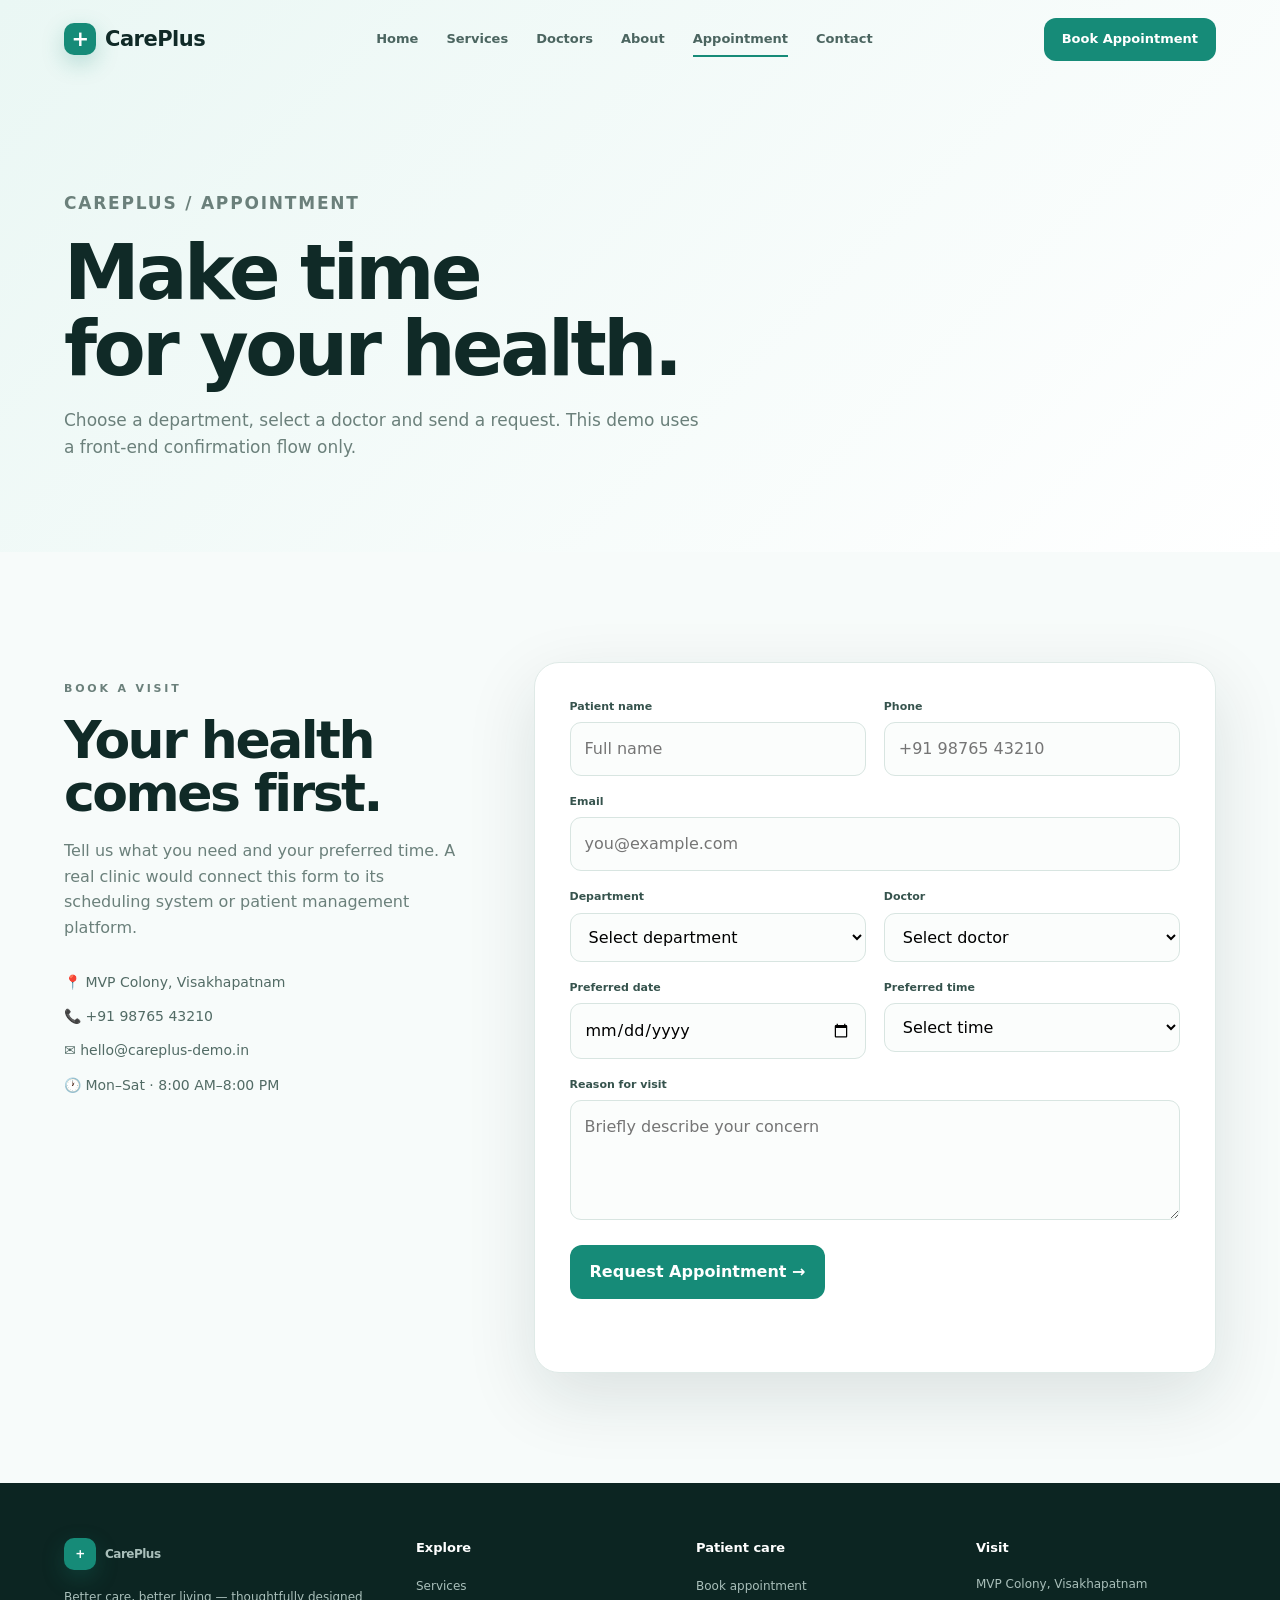
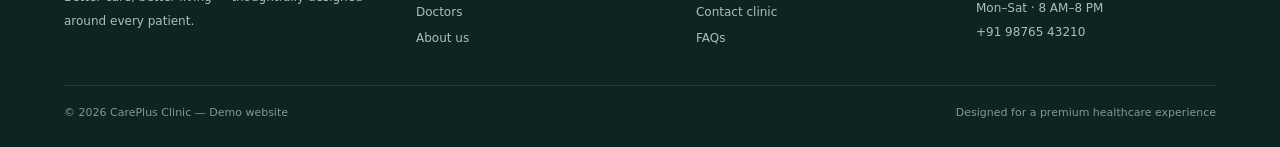
<file: appointment.html>
<!DOCTYPE html>
<html lang="en"><head>
<meta charset="UTF-8"><meta name="viewport" content="width=device-width,initial-scale=1.0">
<title>Book an Appointment | CarePlus Clinic</title>
<meta name="description" content="CarePlus Clinic — modern healthcare with a human touch.">
<link rel="preconnect" href="https://fonts.googleapis.com"><link rel="preconnect" href="https://fonts.gstatic.com" crossorigin>
<link href="https://fonts.googleapis.com/css2?family=DM+Sans:wght@400;500;600;700&family=Plus+Jakarta+Sans:wght@600;700;800&display=swap" rel="stylesheet">
<link rel="stylesheet" href="style.css"></head>
<body class="is-loading">
<div class="progress"></div><div class="cursor-glow"></div>
<header class="site-header"><div class="container nav">
<a href="index.html" class="brand"><span class="brand-mark">+</span>CarePlus</a>
<nav class="nav-links"><a class="" href="index.html">Home</a><a class="" href="services.html">Services</a><a class="" href="doctors.html">Doctors</a><a class="" href="about.html">About</a><a class="active" href="appointment.html">Appointment</a><a class="" href="contact.html">Contact</a></nav><a class="nav-cta" href="appointment.html">Book Appointment</a>
<button class="menu-toggle" aria-label="Open menu">☰</button>
</div></header>

<main><section class="page-hero"><div class="container reveal"><p class="breadcrumb">CAREPLUS / APPOINTMENT</p><h1>Make time<br>for your health.</h1><p>Choose a department, select a doctor and send a request. This demo uses a front-end confirmation flow only.</p></div></section>
<section class="section"><div class="container booking-wrap"><div class="booking-copy reveal"><p class="kicker">BOOK A VISIT</p><h2>Your health comes first.</h2><p>Tell us what you need and your preferred time. A real clinic would connect this form to its scheduling system or patient management platform.</p><div class="contact-info"><span>📍 MVP Colony, Visakhapatnam</span><span>📞 +91 98765 43210</span><span>✉ hello@careplus-demo.in</span><span>🕐 Mon–Sat · 8:00 AM–8:00 PM</span></div></div>
<form class="form-card reveal" data-demo-form><div class="form-grid"><div class="field"><label>Patient name</label><input required placeholder="Full name"></div><div class="field"><label>Phone</label><input required type="tel" placeholder="+91 98765 43210"></div></div><div class="field"><label>Email</label><input required type="email" placeholder="you@example.com"></div><div class="form-grid"><div class="field"><label>Department</label><select required><option value="">Select department</option><option>General Medicine</option><option>Cardiology</option><option>Dermatology</option><option>Pediatrics</option><option>Orthopedics</option><option>Women's Health</option></select></div><div class="field"><label>Doctor</label><select required><option value="">Select doctor</option><option>Dr. Ananya Rao</option><option>Dr. Arjun Mehta</option><option>Dr. Priya Nair</option><option>Dr. Kavya Shah</option><option>Dr. Vikram Sen</option><option>Dr. Neha Kapoor</option></select></div></div><div class="form-grid"><div class="field"><label>Preferred date</label><input required type="date"></div><div class="field"><label>Preferred time</label><select required><option value="">Select time</option><option>09:00 AM</option><option>10:30 AM</option><option>12:00 PM</option><option>03:00 PM</option><option>05:30 PM</option><option>07:00 PM</option></select></div></div><div class="field"><label>Reason for visit</label><textarea placeholder="Briefly describe your concern"></textarea></div><button class="btn" type="submit">Request Appointment →</button><p class="form-message"></p></form></div></section></main>

<footer class="footer"><div class="container footer-grid">
<div><a class="brand" href="index.html"><span class="brand-mark">+</span>CarePlus</a><p style="margin-top:15px">Better care, better living — thoughtfully designed around every patient.</p></div>
<div><h4>Explore</h4><a href="services.html">Services</a><br><a href="doctors.html">Doctors</a><br><a href="about.html">About us</a></div>
<div><h4>Patient care</h4><a href="appointment.html">Book appointment</a><br><a href="contact.html">Contact clinic</a><br><a href="index.html#faq">FAQs</a></div>
<div><h4>Visit</h4><p>MVP Colony, Visakhapatnam</p><p>Mon–Sat · 8 AM–8 PM</p><p>+91 98765 43210</p></div>
</div><div class="container footer-bottom"><span>© 2026 CarePlus Clinic — Demo website</span><span>Designed for a premium healthcare experience</span></div></footer>
<div class="toast"></div><script src="script.js"></script></body></html>
</file>
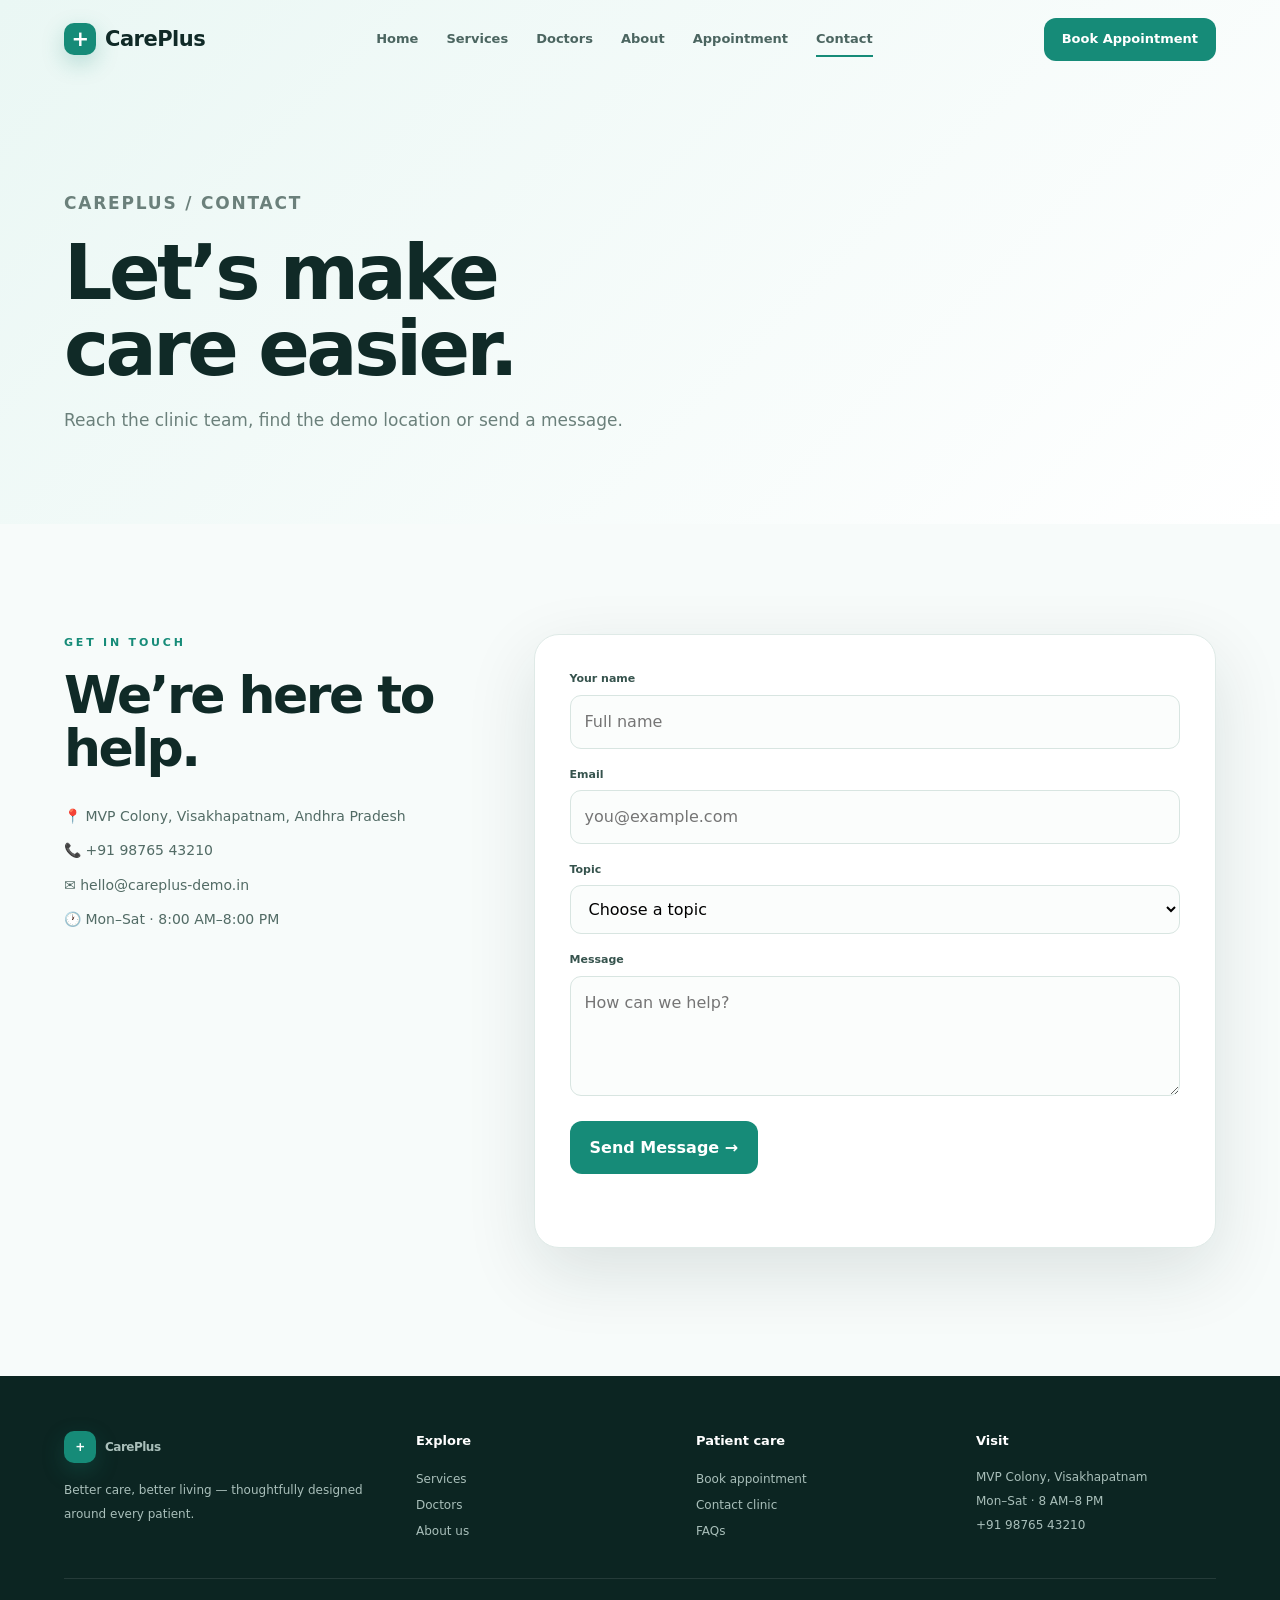
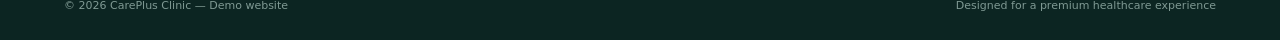
<file: contact.html>
<!DOCTYPE html>
<html lang="en"><head>
<meta charset="UTF-8"><meta name="viewport" content="width=device-width,initial-scale=1.0">
<title>Contact CarePlus | CarePlus Clinic</title>
<meta name="description" content="CarePlus Clinic — modern healthcare with a human touch.">
<link rel="preconnect" href="https://fonts.googleapis.com"><link rel="preconnect" href="https://fonts.gstatic.com" crossorigin>
<link href="https://fonts.googleapis.com/css2?family=DM+Sans:wght@400;500;600;700&family=Plus+Jakarta+Sans:wght@600;700;800&display=swap" rel="stylesheet">
<link rel="stylesheet" href="style.css"></head>
<body class="is-loading">
<div class="progress"></div><div class="cursor-glow"></div>
<header class="site-header"><div class="container nav">
<a href="index.html" class="brand"><span class="brand-mark">+</span>CarePlus</a>
<nav class="nav-links"><a class="" href="index.html">Home</a><a class="" href="services.html">Services</a><a class="" href="doctors.html">Doctors</a><a class="" href="about.html">About</a><a class="" href="appointment.html">Appointment</a><a class="active" href="contact.html">Contact</a></nav><a class="nav-cta" href="appointment.html">Book Appointment</a>
<button class="menu-toggle" aria-label="Open menu">☰</button>
</div></header>

<main><section class="page-hero"><div class="container reveal"><p class="breadcrumb">CAREPLUS / CONTACT</p><h1>Let’s make<br>care easier.</h1><p>Reach the clinic team, find the demo location or send a message.</p></div></section>
<section class="section"><div class="container booking-wrap"><div class="reveal"><p class="kicker">GET IN TOUCH</p><h2 style="font-size:52px;line-height:1.02;letter-spacing:-2.5px">We’re here to help.</h2><div class="contact-info"><span>📍 MVP Colony, Visakhapatnam, Andhra Pradesh</span><span>📞 +91 98765 43210</span><span>✉ hello@careplus-demo.in</span><span>🕐 Mon–Sat · 8:00 AM–8:00 PM</span></div><div style="margin-top:35px;border-radius:22px;overflow:hidden;height:300px"><iframe title="Map" src="https://www.google.com/maps?q=MVP%20Colony%20Visakhapatnam&output=embed" width="100%" height="100%" style="border:0" loading="lazy"></iframe></div></div>
<form class="form-card reveal" data-demo-form><div class="field"><label>Your name</label><input required placeholder="Full name"></div><div class="field"><label>Email</label><input required type="email" placeholder="you@example.com"></div><div class="field"><label>Topic</label><select required><option value="">Choose a topic</option><option>General enquiry</option><option>Appointment help</option><option>Services</option><option>Feedback</option></select></div><div class="field"><label>Message</label><textarea required placeholder="How can we help?"></textarea></div><button class="btn" type="submit">Send Message →</button><p class="form-message"></p></form></div></section></main>

<footer class="footer"><div class="container footer-grid">
<div><a class="brand" href="index.html"><span class="brand-mark">+</span>CarePlus</a><p style="margin-top:15px">Better care, better living — thoughtfully designed around every patient.</p></div>
<div><h4>Explore</h4><a href="services.html">Services</a><br><a href="doctors.html">Doctors</a><br><a href="about.html">About us</a></div>
<div><h4>Patient care</h4><a href="appointment.html">Book appointment</a><br><a href="contact.html">Contact clinic</a><br><a href="index.html#faq">FAQs</a></div>
<div><h4>Visit</h4><p>MVP Colony, Visakhapatnam</p><p>Mon–Sat · 8 AM–8 PM</p><p>+91 98765 43210</p></div>
</div><div class="container footer-bottom"><span>© 2026 CarePlus Clinic — Demo website</span><span>Designed for a premium healthcare experience</span></div></footer>
<div class="toast"></div><script src="script.js"></script></body></html>
</file>
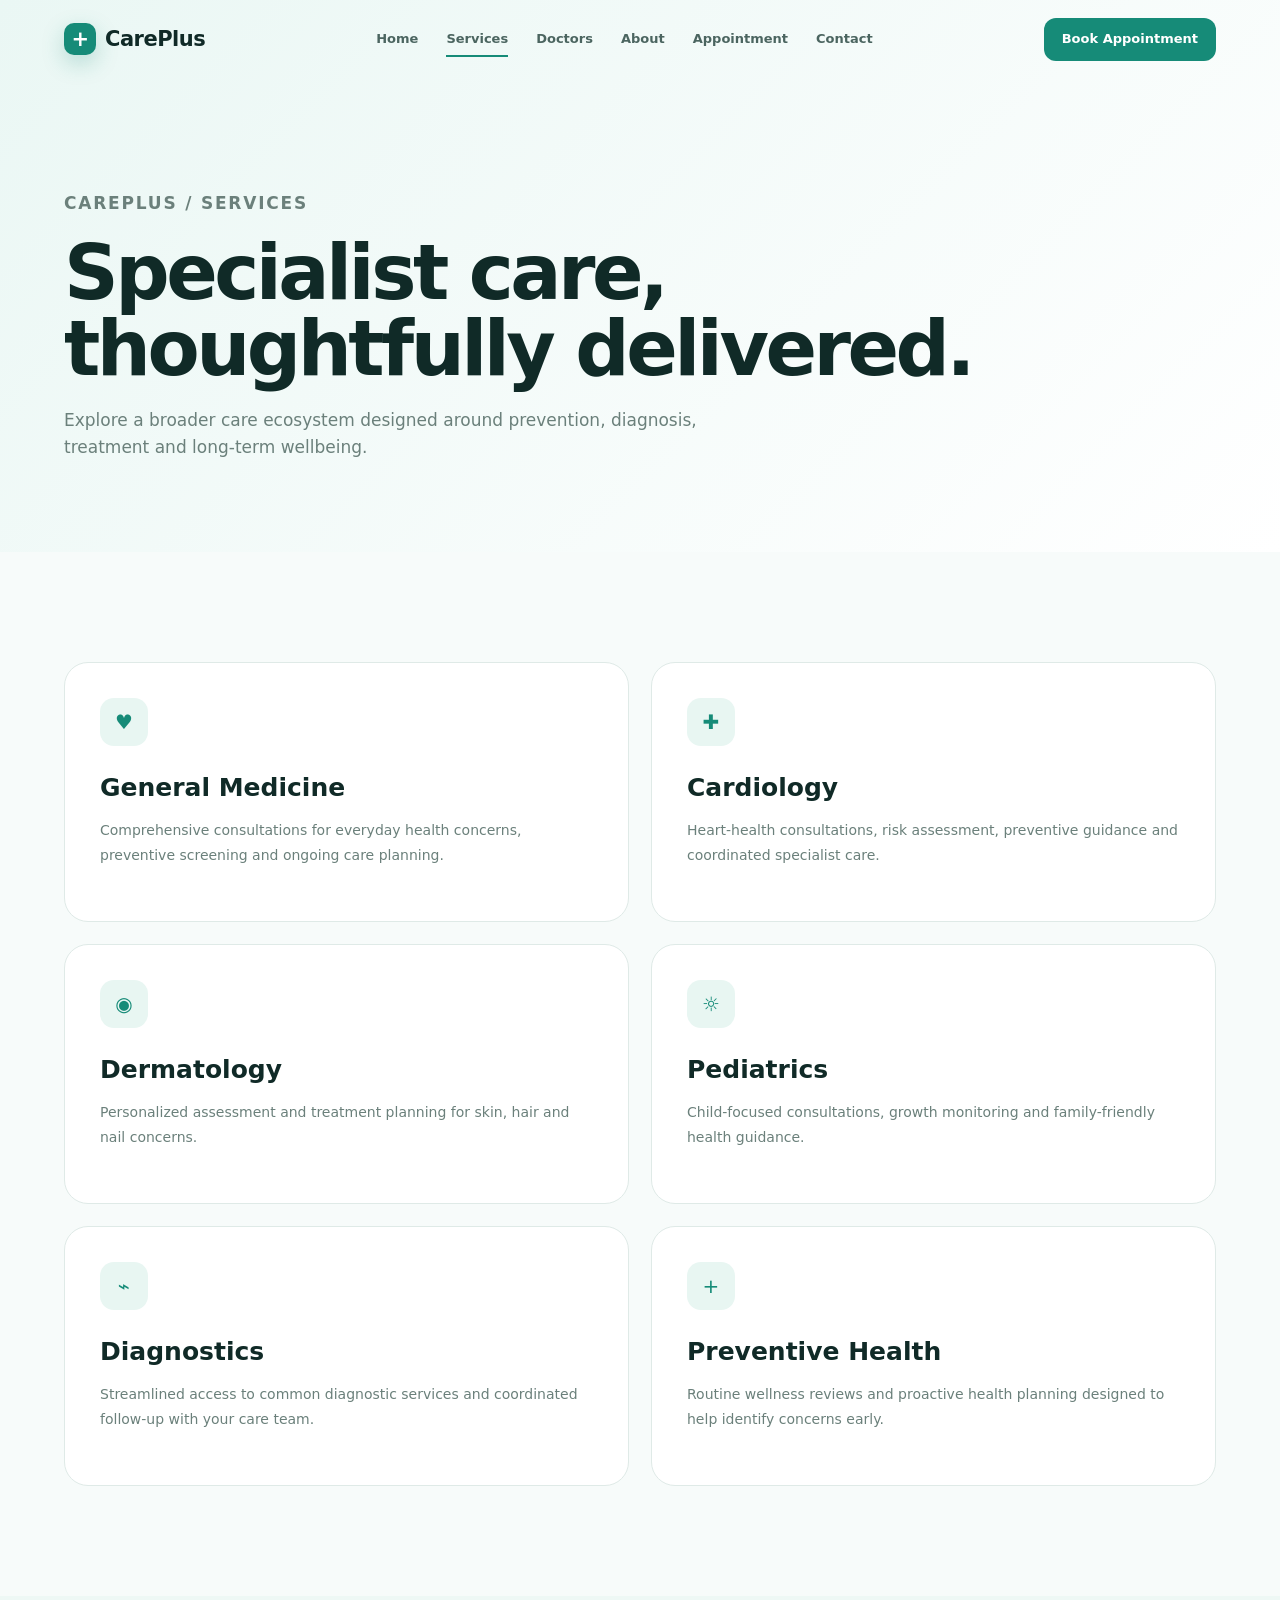
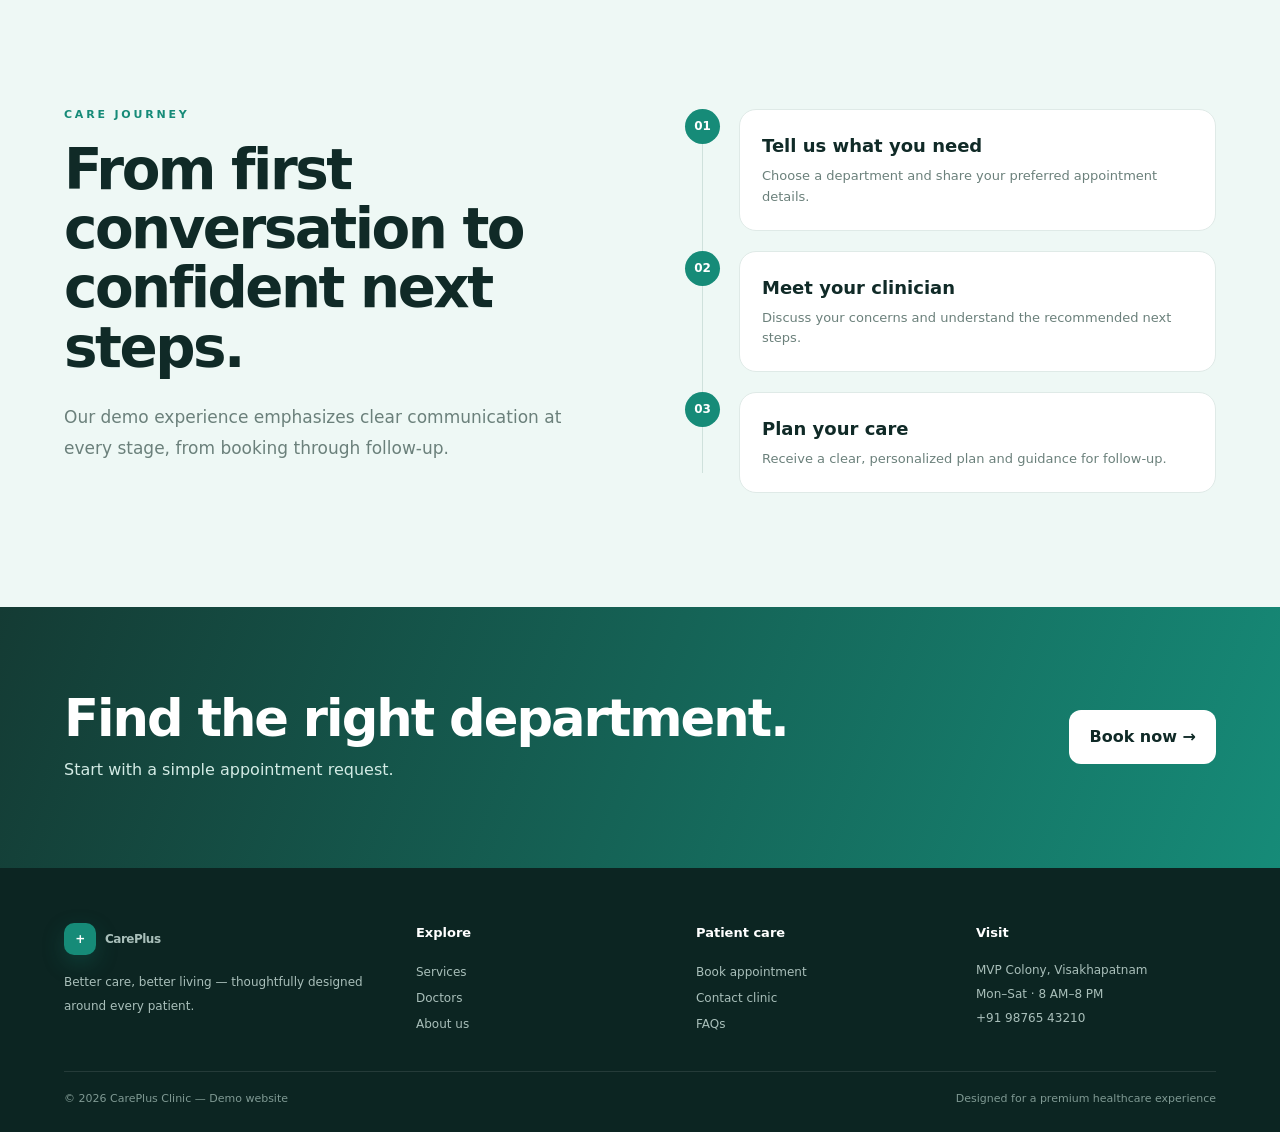
<file: services.html>
<!DOCTYPE html>
<html lang="en"><head>
<meta charset="UTF-8"><meta name="viewport" content="width=device-width,initial-scale=1.0">
<title>Medical Services | CarePlus Clinic</title>
<meta name="description" content="CarePlus Clinic — modern healthcare with a human touch.">
<link rel="preconnect" href="https://fonts.googleapis.com"><link rel="preconnect" href="https://fonts.gstatic.com" crossorigin>
<link href="https://fonts.googleapis.com/css2?family=DM+Sans:wght@400;500;600;700&family=Plus+Jakarta+Sans:wght@600;700;800&display=swap" rel="stylesheet">
<link rel="stylesheet" href="style.css"></head>
<body class="is-loading">
<div class="progress"></div><div class="cursor-glow"></div>
<header class="site-header"><div class="container nav">
<a href="index.html" class="brand"><span class="brand-mark">+</span>CarePlus</a>
<nav class="nav-links"><a class="" href="index.html">Home</a><a class="active" href="services.html">Services</a><a class="" href="doctors.html">Doctors</a><a class="" href="about.html">About</a><a class="" href="appointment.html">Appointment</a><a class="" href="contact.html">Contact</a></nav><a class="nav-cta" href="appointment.html">Book Appointment</a>
<button class="menu-toggle" aria-label="Open menu">☰</button>
</div></header>

<main><section class="page-hero"><div class="container reveal"><p class="breadcrumb">CAREPLUS / SERVICES</p><h1>Specialist care,<br>thoughtfully delivered.</h1><p>Explore a broader care ecosystem designed around prevention, diagnosis, treatment and long-term wellbeing.</p></div></section>
<section class="section"><div class="container"><div class="service-detail stagger">
<article class="detail-card" id="general"><div class="icon">♥</div><h3>General Medicine</h3><p>Comprehensive consultations for everyday health concerns, preventive screening and ongoing care planning.</p></article>
<article class="detail-card" id="cardiology"><div class="icon">✚</div><h3>Cardiology</h3><p>Heart-health consultations, risk assessment, preventive guidance and coordinated specialist care.</p></article>
<article class="detail-card" id="dermatology"><div class="icon">◉</div><h3>Dermatology</h3><p>Personalized assessment and treatment planning for skin, hair and nail concerns.</p></article>
<article class="detail-card" id="pediatrics"><div class="icon">☼</div><h3>Pediatrics</h3><p>Child-focused consultations, growth monitoring and family-friendly health guidance.</p></article>
<article class="detail-card"><div class="icon">⌁</div><h3>Diagnostics</h3><p>Streamlined access to common diagnostic services and coordinated follow-up with your care team.</p></article>
<article class="detail-card"><div class="icon">+</div><h3>Preventive Health</h3><p>Routine wellness reviews and proactive health planning designed to help identify concerns early.</p></article>
</div></div></section>
<section class="section mint"><div class="container split"><div class="reveal"><p class="kicker">CARE JOURNEY</p><h2>From first conversation to confident next steps.</h2><p class="lead">Our demo experience emphasizes clear communication at every stage, from booking through follow-up.</p></div><div class="timeline reveal"><div class="timeline-item"><span class="timeline-dot">01</span><div class="timeline-content"><h3>Tell us what you need</h3><p>Choose a department and share your preferred appointment details.</p></div></div><div class="timeline-item"><span class="timeline-dot">02</span><div class="timeline-content"><h3>Meet your clinician</h3><p>Discuss your concerns and understand the recommended next steps.</p></div></div><div class="timeline-item"><span class="timeline-dot">03</span><div class="timeline-content"><h3>Plan your care</h3><p>Receive a clear, personalized plan and guidance for follow-up.</p></div></div></div></div></section>
<section class="cta"><div class="container cta-box"><div><h2>Find the right department.</h2><p>Start with a simple appointment request.</p></div><a class="btn" href="appointment.html">Book now →</a></div></section></main>

<footer class="footer"><div class="container footer-grid">
<div><a class="brand" href="index.html"><span class="brand-mark">+</span>CarePlus</a><p style="margin-top:15px">Better care, better living — thoughtfully designed around every patient.</p></div>
<div><h4>Explore</h4><a href="services.html">Services</a><br><a href="doctors.html">Doctors</a><br><a href="about.html">About us</a></div>
<div><h4>Patient care</h4><a href="appointment.html">Book appointment</a><br><a href="contact.html">Contact clinic</a><br><a href="index.html#faq">FAQs</a></div>
<div><h4>Visit</h4><p>MVP Colony, Visakhapatnam</p><p>Mon–Sat · 8 AM–8 PM</p><p>+91 98765 43210</p></div>
</div><div class="container footer-bottom"><span>© 2026 CarePlus Clinic — Demo website</span><span>Designed for a premium healthcare experience</span></div></footer>
<div class="toast"></div><script src="script.js"></script></body></html>
</file>
<file: style.css>
:root{
  --ink:#102a27;
  --ink-2:#28443f;
  --muted:#6b807b;
  --line:#dfeae7;
  --paper:#f7fbfa;
  --white:#fff;
  --teal:#168b78;
  --teal-2:#0f7564;
  --mint:#e8f6f2;
  --mint-2:#d7eee8;
  --gold:#c49a58;
  --shadow:0 24px 70px rgba(16,42,39,.12);
  --radius:24px;
}
*{box-sizing:border-box;margin:0;padding:0}
html{scroll-behavior:smooth}
body{font-family:Inter,system-ui,-apple-system,BlinkMacSystemFont,"Segoe UI",sans-serif;color:var(--ink);background:var(--paper);line-height:1.6;overflow-x:hidden}
body.is-loading{overflow:hidden}
body.is-loading:before{content:"";position:fixed;inset:0;background:var(--ink);z-index:9999;animation:loaderOut .9s .25s forwards}
a{text-decoration:none;color:inherit}
img{max-width:100%;display:block}
button,input,select,textarea{font:inherit}
.container{width:min(1180px,90%);margin:auto}
.progress{position:fixed;top:0;left:0;height:3px;background:var(--teal);width:0;z-index:1001}
.cursor-glow{position:fixed;width:280px;height:280px;border-radius:50%;background:radial-gradient(circle,rgba(22,139,120,.10),transparent 65%);pointer-events:none;transform:translate(-50%,-50%);z-index:0}
.site-header{position:fixed;top:0;left:0;right:0;z-index:1000;transition:.35s;padding:18px 0}
.site-header.scrolled{background:rgba(255,255,255,.88);backdrop-filter:blur(18px);box-shadow:0 8px 30px rgba(16,42,39,.06);padding:10px 0}
.nav{display:flex;align-items:center;justify-content:space-between;gap:30px}
.brand{display:flex;align-items:center;gap:9px;font-weight:800;font-size:21px;letter-spacing:-.5px}
.brand-mark{width:32px;height:32px;border-radius:10px;background:var(--teal);color:#fff;display:grid;place-items:center;box-shadow:0 8px 22px rgba(22,139,120,.25)}
.nav-links{display:flex;align-items:center;gap:28px}
.nav-links a{font-size:13px;font-weight:650;color:#4b6560;position:relative}
.nav-links a:after{content:"";position:absolute;left:0;bottom:-7px;width:0;height:2px;background:var(--teal);transition:.25s}
.nav-links a:hover:after,.nav-links a.active:after{width:100%}
.nav-cta,.btn{display:inline-flex;align-items:center;justify-content:center;gap:10px;border:0;cursor:pointer;font-weight:750;border-radius:12px;transition:transform .25s,box-shadow .25s,background .25s}
.nav-cta{padding:11px 18px;background:var(--teal);color:#fff;font-size:13px}
.btn{padding:14px 20px;background:var(--teal);color:#fff}
.btn:hover,.nav-cta:hover{transform:translateY(-3px);box-shadow:0 14px 28px rgba(22,139,120,.22);background:var(--teal-2)}
.btn.secondary{background:transparent;color:var(--ink);border:1px solid var(--line)}
.btn.secondary:hover{background:#fff}
.menu-toggle{display:none;border:0;background:transparent;font-size:25px;color:var(--ink);cursor:pointer}
.hero{min-height:100vh;padding:150px 0 80px;display:grid;grid-template-columns:1.03fr .97fr;gap:70px;align-items:center;background:linear-gradient(135deg,#eaf7f4 0%,#f8fbfa 60%,#fff 100%);position:relative;overflow:hidden}
.hero:before{content:"";position:absolute;width:600px;height:600px;border-radius:50%;right:-250px;top:-250px;background:rgba(22,139,120,.08);filter:blur(2px);animation:float 9s ease-in-out infinite}
.hero-copy{position:relative;z-index:2}
.kicker{font-size:11px;letter-spacing:2.8px;font-weight:800;color:var(--teal);margin-bottom:17px}
.display{font-size:clamp(48px,6.2vw,82px);line-height:.98;letter-spacing:-4px;font-weight:800;max-width:760px}
.display em{font-style:normal;color:var(--teal)}
.lead{font-size:17px;line-height:1.85;color:var(--muted);max-width:590px;margin:25px 0 32px}
.actions{display:flex;gap:14px;flex-wrap:wrap}
.stats{display:flex;gap:38px;margin-top:42px}
.stat strong{display:block;font-size:25px;letter-spacing:-1px}
.stat span{display:block;color:#72837f;font-size:11px;margin-top:2px}
.hero-visual{position:relative;z-index:2}
.hero-image{height:650px;width:100%;object-fit:cover;border-radius:34px;box-shadow:var(--shadow);transform:translateY(0);animation:heroIn 1.1s cubic-bezier(.2,.8,.2,1)}
.float-card{position:absolute;left:-34px;bottom:35px;background:#fff;border:1px solid rgba(255,255,255,.8);padding:16px 18px;border-radius:17px;box-shadow:0 20px 50px rgba(16,42,39,.16);display:flex;gap:12px;align-items:center;animation:float 5s ease-in-out infinite}
.float-icon{width:38px;height:38px;border-radius:50%;display:grid;place-items:center;background:var(--mint);color:var(--teal);font-weight:900}
.float-card strong{font-size:13px}.float-card small{display:block;color:#78908a;font-size:10px}
.section{padding:110px 0}
.section.mint{background:#eef8f5}
.section.dark{background:var(--ink);color:#fff}
.section-head{display:flex;justify-content:space-between;align-items:end;gap:50px;margin-bottom:50px}
.section-head h2,.split h2,.dark-panel h2{font-size:clamp(36px,4.4vw,58px);line-height:1.05;letter-spacing:-2.5px}
.section-head p{max-width:430px;color:var(--muted)}
.grid-4{display:grid;grid-template-columns:repeat(4,1fr);gap:18px}
.card{background:#fff;border:1px solid var(--line);border-radius:20px;padding:27px;transition:transform .4s cubic-bezier(.2,.8,.2,1),box-shadow .4s,border-color .4s}
.card:hover{transform:translateY(-9px);box-shadow:var(--shadow);border-color:#cfe2dd}
.icon{width:48px;height:48px;border-radius:14px;background:var(--mint);color:var(--teal);display:grid;place-items:center;font-size:20px;margin-bottom:22px}
.card h3{font-size:19px;margin-bottom:9px}.card p{font-size:13px;color:var(--muted);line-height:1.75}
.card-link{display:inline-block;color:var(--teal);font-size:12px;font-weight:800;margin-top:18px}
.split{display:grid;grid-template-columns:1fr 1fr;gap:90px;align-items:center}
.split-image{height:570px;width:100%;object-fit:cover;border-radius:28px}
.check-list{display:grid;grid-template-columns:1fr 1fr;gap:17px;margin-top:30px}
.check-list div{display:flex;gap:10px;align-items:center;font-size:13px}
.check-list b{width:26px;height:26px;border-radius:50%;background:var(--mint);color:var(--teal);display:grid;place-items:center}
.team{display:grid;grid-template-columns:repeat(3,1fr);gap:22px}
.person{background:#fff;border-radius:22px;overflow:hidden;border:1px solid var(--line);transition:.4s}
.person:hover{transform:translateY(-8px);box-shadow:var(--shadow)}
.person img{height:390px;width:100%;object-fit:cover;object-position:center top}
.person-body{padding:23px}.person-role{font-size:10px;letter-spacing:1.6px;color:var(--teal);font-weight:800}.person h3{font-size:22px;margin:7px 0}.person p{color:var(--muted);font-size:12px}
.quote-grid{display:grid;grid-template-columns:repeat(3,1fr);gap:20px}
.quote{background:#fff;border:1px solid var(--line);padding:27px;border-radius:20px}
.stars{color:var(--gold);letter-spacing:3px;margin-bottom:16px}.quote p{color:#5f746f;font-size:14px;line-height:1.8}.quote strong{display:block;margin-top:20px;font-size:13px}
.cta{padding:85px 0;background:linear-gradient(110deg,#143b34,#168b78);color:#fff}
.cta-box{display:flex;justify-content:space-between;align-items:center;gap:40px}.cta h2{font-size:clamp(34px,4vw,54px);line-height:1.05;letter-spacing:-2px}.cta p{color:#d3ebe5;margin-top:12px}.cta .btn{background:#fff;color:var(--ink)}
.page-hero{padding:170px 0 90px;background:linear-gradient(135deg,#eaf7f4,#fff);position:relative;overflow:hidden}
.page-hero h1{font-size:clamp(48px,6vw,76px);letter-spacing:-3.5px;line-height:1}
.page-hero p{max-width:650px;color:var(--muted);font-size:17px;margin-top:20px}
.breadcrumb{font-size:11px;color:var(--teal);font-weight:800;letter-spacing:1.8px;margin-bottom:18px}
.service-detail{display:grid;grid-template-columns:repeat(2,1fr);gap:22px}
.detail-card{background:#fff;border:1px solid var(--line);border-radius:24px;padding:35px;min-height:260px}
.detail-card h3{font-size:25px;margin:15px 0 10px}.detail-card p{color:var(--muted);font-size:14px;line-height:1.8}
.timeline{position:relative;display:grid;gap:20px}.timeline:before{content:"";position:absolute;left:17px;top:20px;bottom:20px;width:1px;background:#cfe1dc}
.timeline-item{display:grid;grid-template-columns:36px 1fr;gap:18px;position:relative}.timeline-dot{width:35px;height:35px;border-radius:50%;background:var(--teal);color:#fff;display:grid;place-items:center;font-size:12px;font-weight:800;z-index:1}.timeline-content{background:#fff;border:1px solid var(--line);padding:22px;border-radius:17px}.timeline-content h3{font-size:18px}.timeline-content p{font-size:13px;color:var(--muted);margin-top:5px}
.booking-wrap{display:grid;grid-template-columns:.75fr 1.25fr;gap:60px;align-items:start}.booking-copy h2{font-size:52px;line-height:1.02;letter-spacing:-2.5px}.booking-copy p{color:var(--muted);margin-top:18px}.contact-info{margin-top:30px;display:grid;gap:12px;color:#526b65;font-size:14px}
.form-card{background:#fff;border:1px solid var(--line);border-radius:25px;padding:35px;box-shadow:var(--shadow)}
.form-grid{display:grid;grid-template-columns:1fr 1fr;gap:18px}.field{margin-bottom:17px}.field label{display:block;font-size:11px;font-weight:800;margin-bottom:7px;color:#36534d}.field input,.field select,.field textarea{width:100%;border:1px solid #d8e5e1;background:#fbfdfc;border-radius:11px;padding:13px 14px;outline:none;transition:.2s}.field textarea{min-height:120px;resize:vertical}.field input:focus,.field select:focus,.field textarea:focus{border-color:var(--teal);box-shadow:0 0 0 4px rgba(22,139,120,.08)}
.form-message{min-height:25px;margin-top:13px;color:var(--teal);font-size:13px}
.faq{display:grid;gap:12px;max-width:850px}.faq-item{background:#fff;border:1px solid var(--line);border-radius:15px;overflow:hidden}.faq-q{width:100%;padding:20px;border:0;background:transparent;text-align:left;font-weight:750;display:flex;justify-content:space-between;cursor:pointer;color:var(--ink)}.faq-a{max-height:0;overflow:hidden;transition:max-height .35s ease;padding:0 20px;color:var(--muted);font-size:13px}.faq-item.open .faq-a{max-height:150px;padding:0 20px 20px}.faq-item.open .faq-q span{transform:rotate(45deg)}
.footer{background:#0c2522;color:#fff;padding:55px 0 25px}.footer-grid{display:grid;grid-template-columns:1.3fr 1fr 1fr 1fr;gap:40px}.footer h4{font-size:13px;margin-bottom:14px}.footer p,.footer a{font-size:12px;color:#a9bfba;line-height:2}.footer-bottom{border-top:1px solid rgba(255,255,255,.1);margin-top:35px;padding-top:18px;display:flex;justify-content:space-between;color:#7f9993;font-size:11px}
.reveal{opacity:0;transform:translateY(35px);transition:opacity .8s ease,transform .8s cubic-bezier(.2,.8,.2,1)}.reveal.visible{opacity:1;transform:none}
.stagger>*{opacity:0;transform:translateY(25px);transition:.7s cubic-bezier(.2,.8,.2,1)}.stagger.visible>*{opacity:1;transform:none}.stagger.visible>*:nth-child(2){transition-delay:.08s}.stagger.visible>*:nth-child(3){transition-delay:.16s}.stagger.visible>*:nth-child(4){transition-delay:.24s}
.toast{position:fixed;right:22px;bottom:22px;background:var(--ink);color:#fff;padding:15px 18px;border-radius:13px;box-shadow:var(--shadow);transform:translateY(120px);opacity:0;transition:.35s;z-index:2000;font-size:13px}.toast.show{transform:none;opacity:1}
@keyframes float{0%,100%{transform:translateY(0)}50%{transform:translateY(-13px)}}@keyframes heroIn{from{opacity:0;transform:scale(1.04) translateY(30px)}to{opacity:1;transform:none}}@keyframes loaderOut{to{opacity:0;visibility:hidden}}
@media(max-width:1000px){.nav-links{gap:17px}.grid-4{grid-template-columns:1fr 1fr}.hero,.split,.booking-wrap{grid-template-columns:1fr}.hero{padding-top:130px}.hero-image{max-width:700px}.team,.quote-grid{grid-template-columns:1fr 1fr}.footer-grid{grid-template-columns:1fr 1fr}.section-head{align-items:start;flex-direction:column}}
@media(max-width:720px){.nav-links{display:none;position:absolute;top:70px;left:5%;right:5%;background:#fff;border-radius:18px;padding:18px;box-shadow:var(--shadow);flex-direction:column;align-items:flex-start}.nav-links.open{display:flex}.menu-toggle{display:block}.nav-cta{display:none}.display{letter-spacing:-2.5px}.hero-image{height:470px}.float-card{left:15px}.stats{gap:18px;flex-wrap:wrap}.section{padding:80px 0}.grid-4,.team,.quote-grid,.service-detail,.form-grid,.check-list{grid-template-columns:1fr}.split-image{height:430px}.booking-copy h2{font-size:43px}.footer-grid{grid-template-columns:1fr}.footer-bottom{flex-direction:column;gap:8px}.cursor-glow{display:none}}
@media(prefers-reduced-motion:reduce){*,*:before,*:after{animation-duration:.01ms!important;animation-iteration-count:1!important;transition-duration:.01ms!important;scroll-behavior:auto!important}}
</file>
